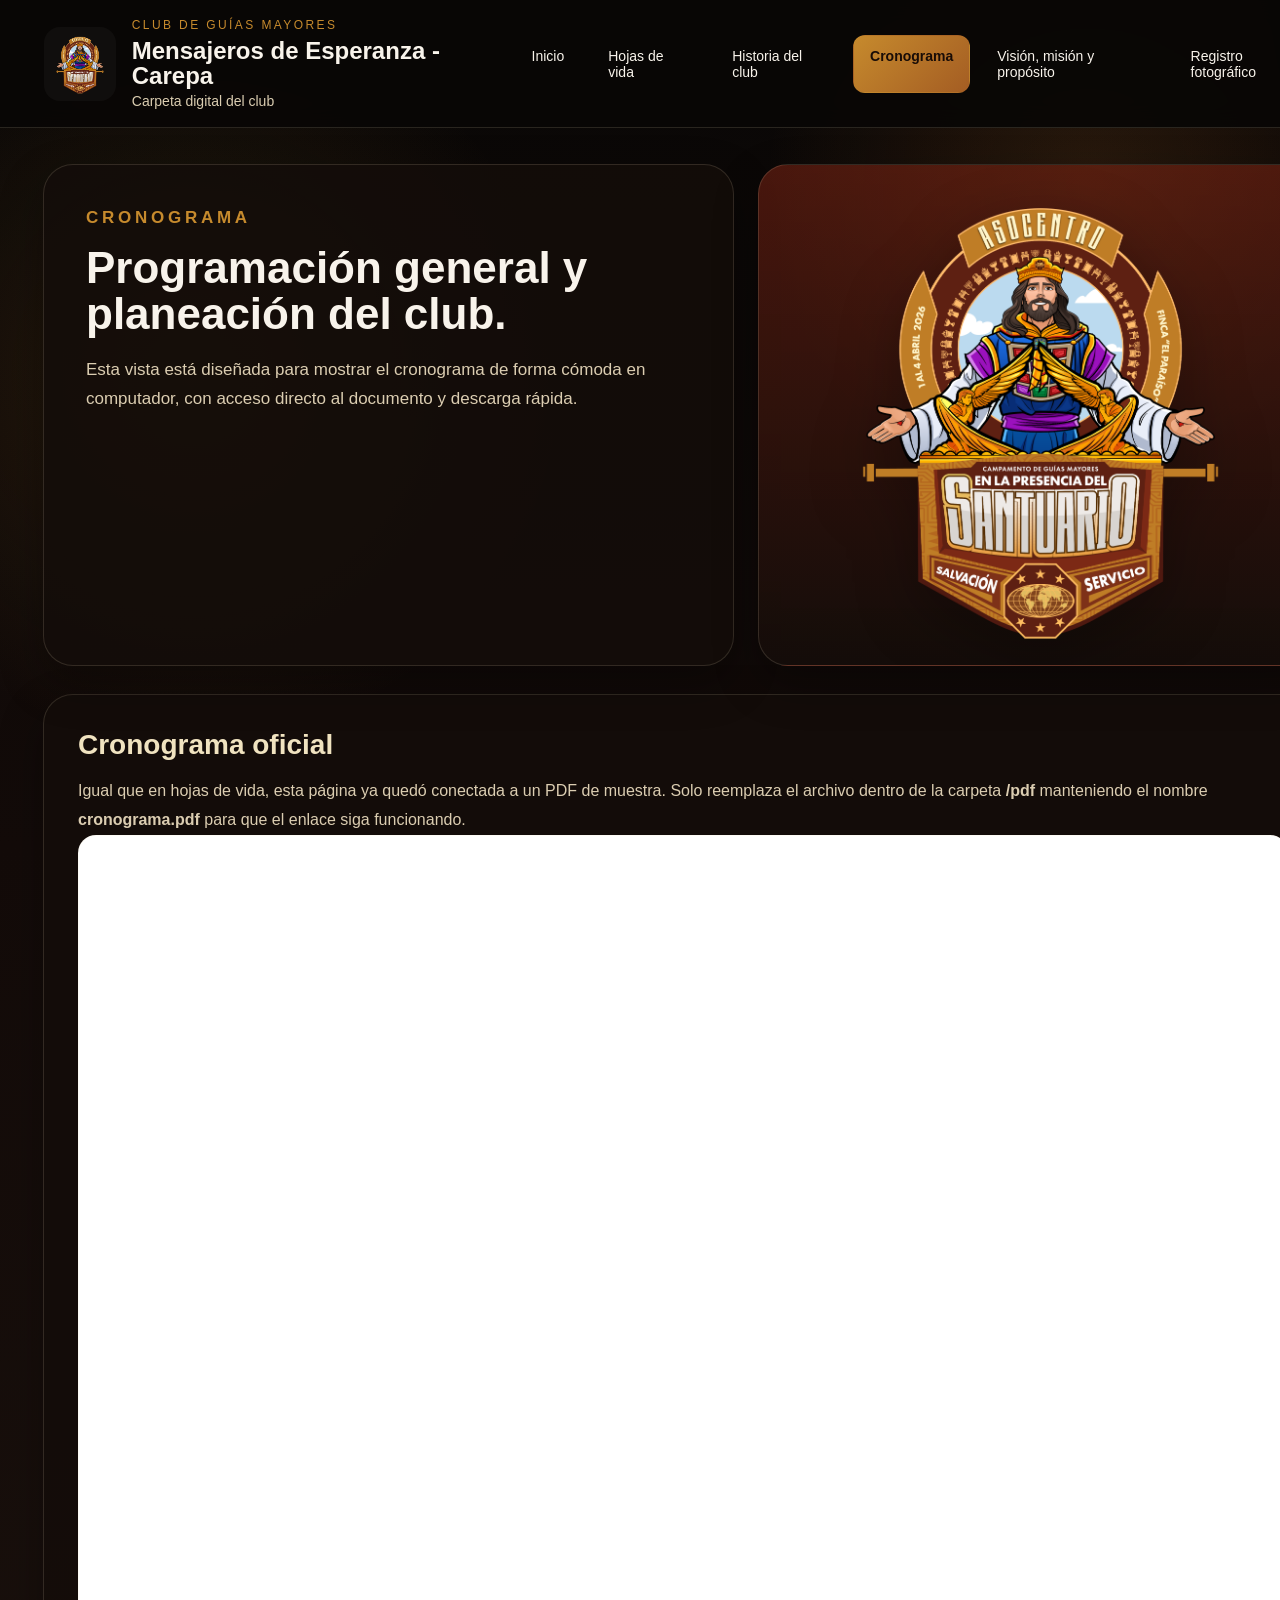
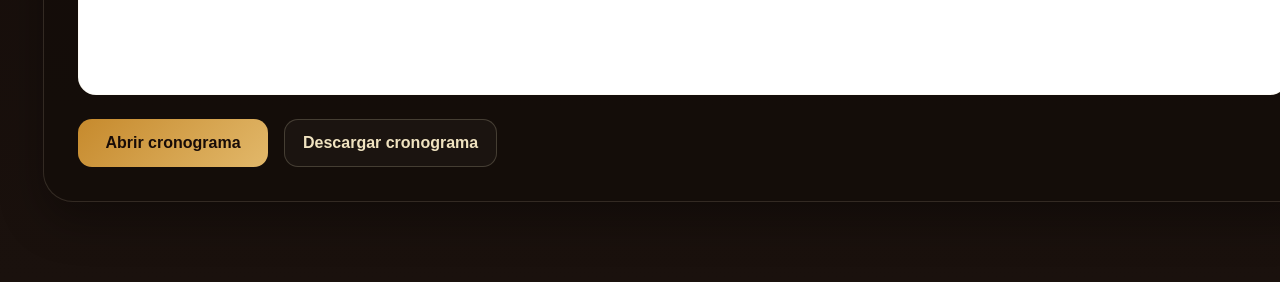
<file: pages/cronograma.html>
<!DOCTYPE html>
<html lang="es">
<head>
  <meta charset="UTF-8" />
  <title>Cronograma</title>
  <link rel="stylesheet" href="../styles/pages.css" />
</head>
<body data-page="cronograma">
  <header class="site-header">
    <div class="brand-box">
      <img src="../img/logo-campamento.png" alt="Logo del campamento" class="brand-logo" />
      <div class="brand-copy">
        <p class="eyebrow">CLUB DE GUÍAS MAYORES</p>
        <h1>Mensajeros de Esperanza - Carepa</h1>
        <p class="subcopy">Carpeta digital del club</p>
      </div>
    </div>

      <nav class="main-nav">
        <!-- Navegación principal del sitio -->
        <a href="../index.html" data-nav="inicio">Inicio</a>
        <a href="hojas-de-vida.html" data-nav="hojas">Hojas de vida</a>
        <a href="historia.html" data-nav="historia">Historia del club</a>
        <a href="cronograma.html" data-nav="cronograma">Cronograma</a>
        <a href="vision-mision-proposito.html" data-nav="vision">Visión, misión y propósito</a>
        <a href="registro-fotografico.html" data-nav="registro">Registro fotográfico</a>
      </nav>

  </header>

  <main class="page-shell">
    <section class="page-hero">
      <div class="hero-copy">
        <p class="page-tag">CRONOGRAMA</p>
        <h2>Programación general y planeación del club.</h2>
        <p>Esta vista está diseñada para mostrar el cronograma de forma cómoda en computador, con acceso directo al documento y descarga rápida.</p>
      </div>
      <div class="hero-side"><img src="../img/logo-campamento.png" alt="Logo del campamento"></div>
    </section>
    
<section class="content-panel">
  <h3 class="panel-title">Cronograma oficial</h3>
  <p class="panel-text">
    Igual que en hojas de vida, esta página ya quedó conectada a un PDF de muestra.
    Solo reemplaza el archivo dentro de la carpeta <strong>/pdf</strong> manteniendo el nombre
    <strong>cronograma.pdf</strong> para que el enlace siga funcionando.
  </p>
  <iframe class="pdf-frame" src="../pdf/cronograma.pdf"></iframe>
  <div class="download-row">
    <a href="../pdf/cronograma.pdf" target="_blank" class="primary-btn">Abrir cronograma</a>
    <a href="../pdf/cronograma.pdf" download class="secondary-btn">Descargar cronograma</a>
  </div>
</section>

  </main>
  <script src="../js/main.js"></script>
</body>
</html>
</file>
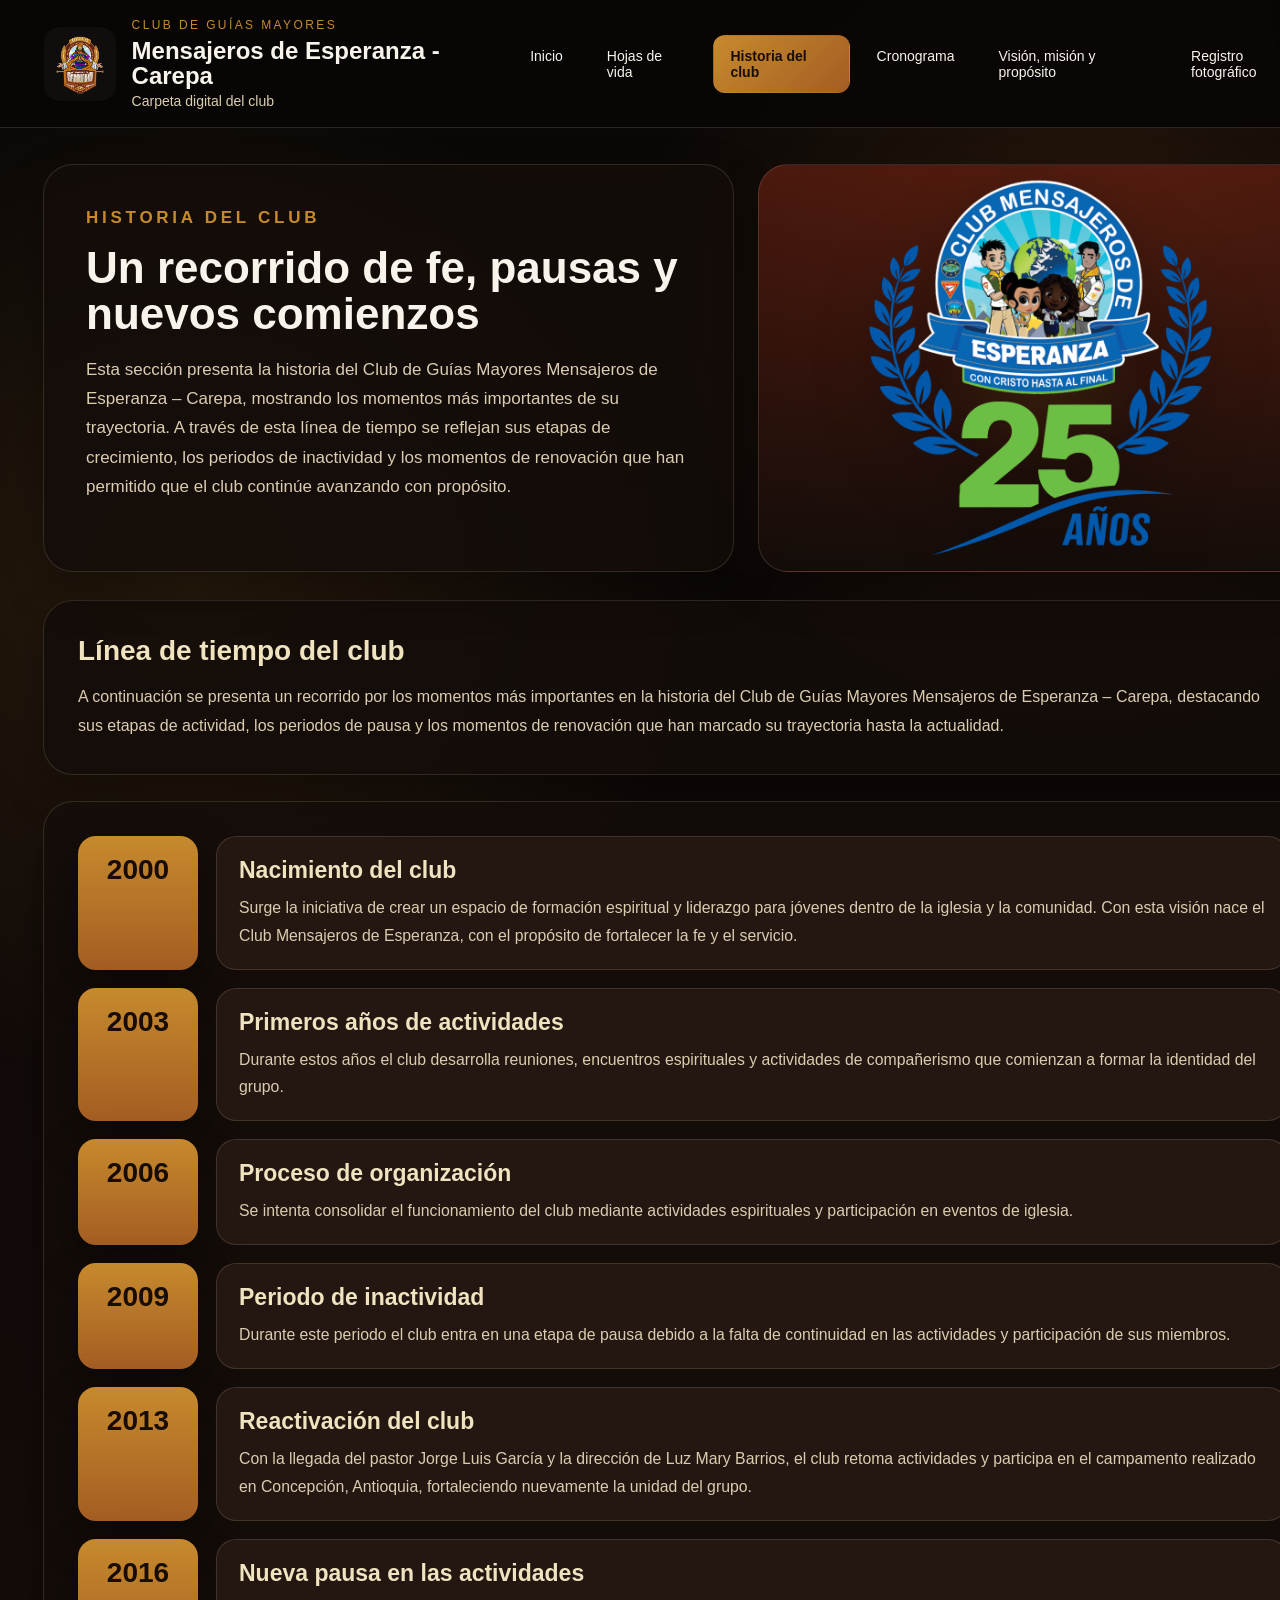
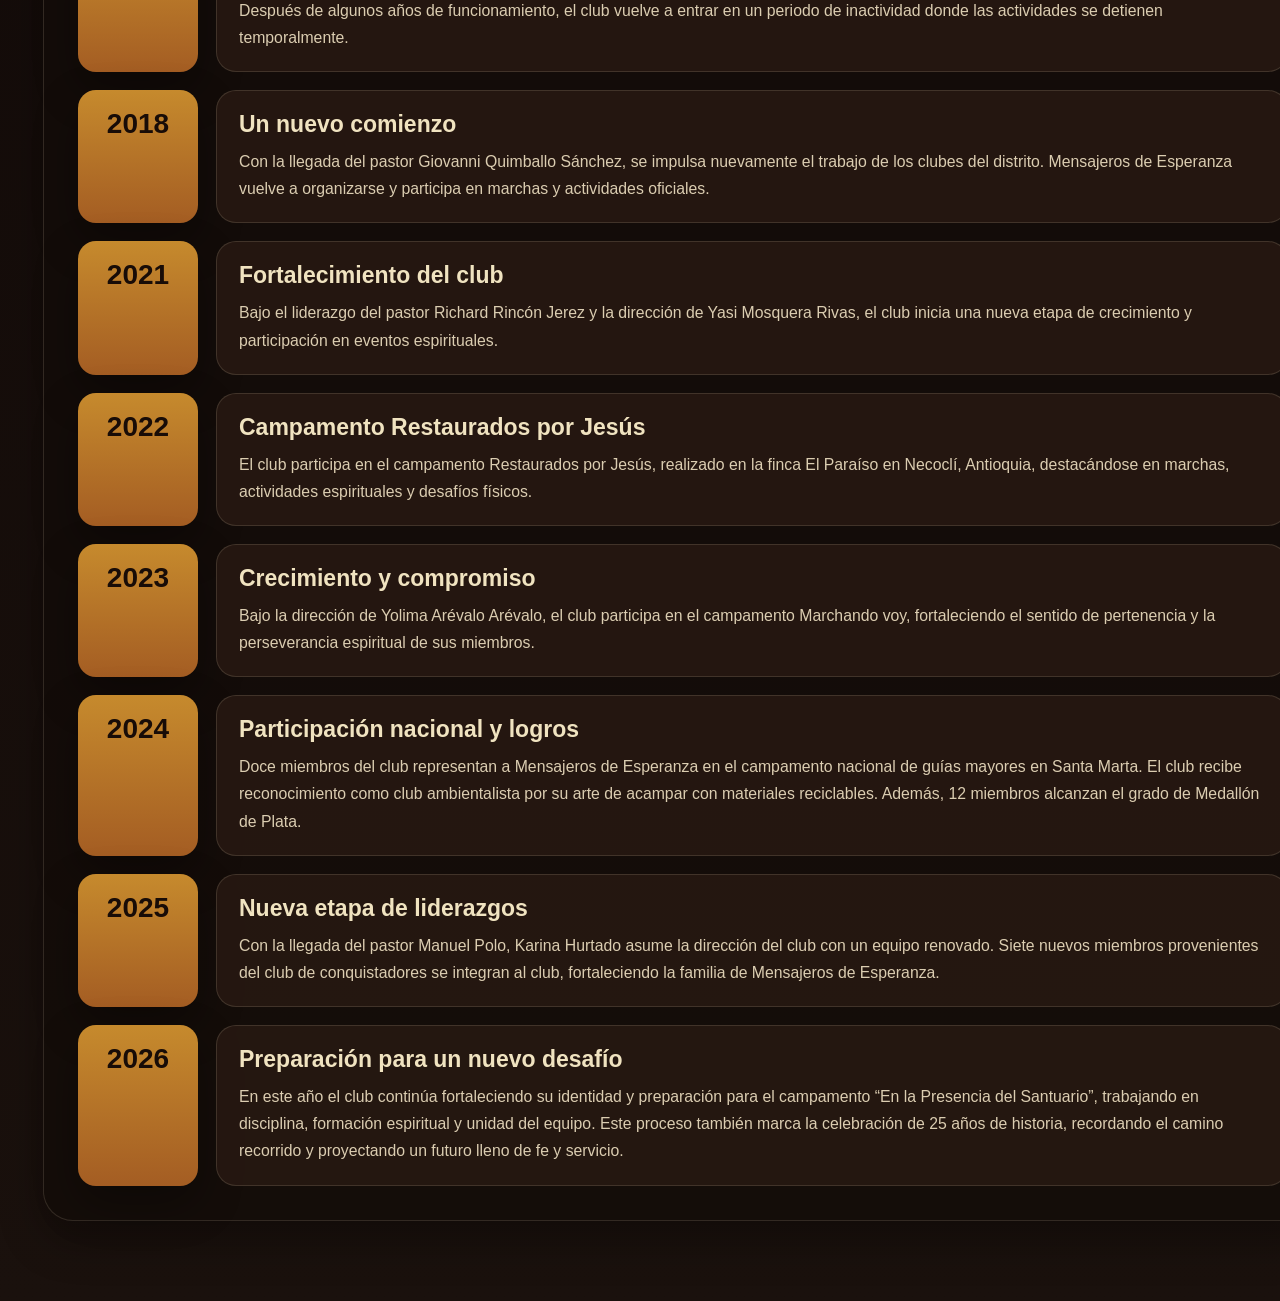
<file: pages/historia.html>
<!DOCTYPE html>
<html lang="es">

<head>
  <meta charset="UTF-8" />
  <title>Historia del club</title>
  <link rel="stylesheet" href="../styles/pages.css" />
</head>

<body data-page="historia">
  <header class="site-header">
    <div class="brand-box">
      <img src="../img/logo-campamento.png" alt="Logo del campamento" class="brand-logo" />
      <div class="brand-copy">
        <p class="eyebrow">CLUB DE GUÍAS MAYORES</p>
        <h1>Mensajeros de Esperanza - Carepa</h1>
        <p class="subcopy">Carpeta digital del club</p>
      </div>
    </div>

    <nav class="main-nav">
      <!-- Navegación principal del sitio -->
      <a href="../index.html" data-nav="inicio">Inicio</a>
      <a href="hojas-de-vida.html" data-nav="hojas">Hojas de vida</a>
      <a href="historia.html" data-nav="historia">Historia del club</a>
      <a href="cronograma.html" data-nav="cronograma">Cronograma</a>
      <a href="vision-mision-proposito.html" data-nav="vision">Visión, misión y propósito</a>
      <a href="registro-fotografico.html" data-nav="registro">Registro fotográfico</a>
    </nav>

  </header>

  <main class="page-shell">
    <section class="page-hero">
      <div class="hero-copy">
        <p class="page-tag">HISTORIA DEL CLUB</p>
        <h2>Un recorrido de fe, pausas y nuevos comienzos</h2>
        <p>Esta sección presenta la historia del Club de Guías Mayores Mensajeros de Esperanza – Carepa, mostrando los
          momentos más importantes de su trayectoria. A través de esta línea de tiempo se reflejan sus etapas de
          crecimiento, los periodos de inactividad y los momentos de renovación que han permitido que el club continúe
          avanzando con propósito.</p>
      </div>
      <div class="hero-side"><img src="../img/25_años_logo_mensajeros.png" alt="Logo del campamento"></div>
    </section>

    <section class="content-panel">
      <h3 class="panel-title">Línea de tiempo del club</h3>
        <p class="panel-text">
          A continuación se presenta un recorrido por los momentos más importantes en la historia del Club de Guías
          Mayores Mensajeros de Esperanza – Carepa, destacando sus etapas de actividad, los periodos de pausa y los
          momentos de renovación que han marcado su trayectoria hasta la actualidad.
        </p>
    </section>
    <section class="content-panel">
      <div class="timeline">

        <article class="timeline-item">
          <div class="timeline-year">2000</div>
          <div class="timeline-content">
            <h3>Nacimiento del club</h3>
            <p>Surge la iniciativa de crear un espacio de formación espiritual y liderazgo para jóvenes dentro de la
              iglesia y la comunidad. Con esta visión nace el Club Mensajeros de Esperanza, con el propósito de
              fortalecer la fe y el servicio.</p>
          </div>
        </article>
        <article class="timeline-item">
          <div class="timeline-year">2003</div>
          <div class="timeline-content">
            <h3>Primeros años de actividades</h3>
            <p>Durante estos años el club desarrolla reuniones, encuentros espirituales y actividades de compañerismo
              que comienzan a formar la identidad del grupo.</p>
          </div>
        </article>
        <article class="timeline-item">
          <div class="timeline-year">2006</div>
          <div class="timeline-content">
            <h3>Proceso de organización</h3>
            <p>Se intenta consolidar el funcionamiento del club mediante actividades espirituales y participación en
              eventos de iglesia.</p>
          </div>
        </article>
        <article class="timeline-item">
          <div class="timeline-year">2009</div>
          <div class="timeline-content">
            <h3>Periodo de inactividad</h3>
            <p>Durante este periodo el club entra en una etapa de pausa debido a la falta de continuidad en las
              actividades y participación de sus miembros.</p>
          </div>
        </article>
        <article class="timeline-item">
          <div class="timeline-year">2013</div>
          <div class="timeline-content">
            <h3>Reactivación del club</h3>
            <p>Con la llegada del pastor Jorge Luis García y la dirección de Luz Mary Barrios, el club retoma
              actividades y participa en el campamento realizado en Concepción, Antioquia, fortaleciendo nuevamente la
              unidad del grupo.</p>
          </div>
        </article>
        <article class="timeline-item">
          <div class="timeline-year">2016</div>
          <div class="timeline-content">
            <h3>Nueva pausa en las actividades</h3>
            <p>Después de algunos años de funcionamiento, el club vuelve a entrar en un periodo de inactividad donde las
              actividades se detienen temporalmente.</p>
          </div>
        </article>
        <article class="timeline-item">
          <div class="timeline-year">2018</div>
          <div class="timeline-content">
            <h3>Un nuevo comienzo</h3>
            <p>Con la llegada del pastor Giovanni Quimballo Sánchez, se impulsa nuevamente el trabajo de los clubes del
              distrito.
              Mensajeros de Esperanza vuelve a organizarse y participa en marchas y actividades oficiales.</p>
          </div>
        </article>
        <article class="timeline-item">
          <div class="timeline-year">2021</div>
          <div class="timeline-content">
            <h3>Fortalecimiento del club</h3>
            <p>Bajo el liderazgo del pastor Richard Rincón Jerez y la dirección de Yasi Mosquera Rivas, el club inicia
              una nueva etapa de crecimiento y participación en eventos espirituales.</p>
          </div>
        </article>
        <article class="timeline-item">
          <div class="timeline-year">2022</div>
          <div class="timeline-content">
            <h3>Campamento Restaurados por Jesús</h3>
            <p>El club participa en el campamento Restaurados por Jesús, realizado en la finca El Paraíso en Necoclí,
              Antioquia, destacándose en marchas, actividades espirituales y desafíos físicos.</p>
          </div>
        </article>
        <article class="timeline-item">
          <div class="timeline-year">2023</div>
          <div class="timeline-content">
            <h3>Crecimiento y compromiso</h3>
            <p>Bajo la dirección de Yolima Arévalo Arévalo, el club participa en el campamento Marchando voy,
              fortaleciendo el sentido de pertenencia y la perseverancia espiritual de sus miembros.</p>
          </div>
        </article>
        <article class="timeline-item">
          <div class="timeline-year">2024</div>
          <div class="timeline-content">
            <h3>Participación nacional y logros</h3>
            <p>Doce miembros del club representan a Mensajeros de Esperanza en el campamento nacional de guías mayores
              en Santa Marta.
              El club recibe reconocimiento como club ambientalista por su arte de acampar con materiales reciclables.
              Además, 12 miembros alcanzan el grado de Medallón de Plata.</p>
          </div>
        </article>
        <article class="timeline-item">
          <div class="timeline-year">2025</div>
          <div class="timeline-content">
            <h3>Nueva etapa de liderazgos</h3>
            <p>Con la llegada del pastor Manuel Polo, Karina Hurtado asume la dirección del club con un equipo renovado.
              Siete nuevos miembros provenientes del club de conquistadores se integran al club, fortaleciendo la
              familia de Mensajeros de Esperanza.</p>
          </div>
        </article>
        <article class="timeline-item">
          <div class="timeline-year">2026</div>
          <div class="timeline-content">
            <h3>Preparación para un nuevo desafío</h3>
            <p>En este año el club continúa fortaleciendo su identidad y preparación para el campamento “En la Presencia
              del Santuario”, trabajando en disciplina, formación espiritual y unidad del equipo.
              Este proceso también marca la celebración de 25 años de historia, recordando el camino recorrido y
              proyectando un futuro lleno de fe y servicio.</p>
          </div>
        </article>
      </div>
    </section>

  </main>
  <script src="../js/main.js"></script>
</body>

</html>
</file>
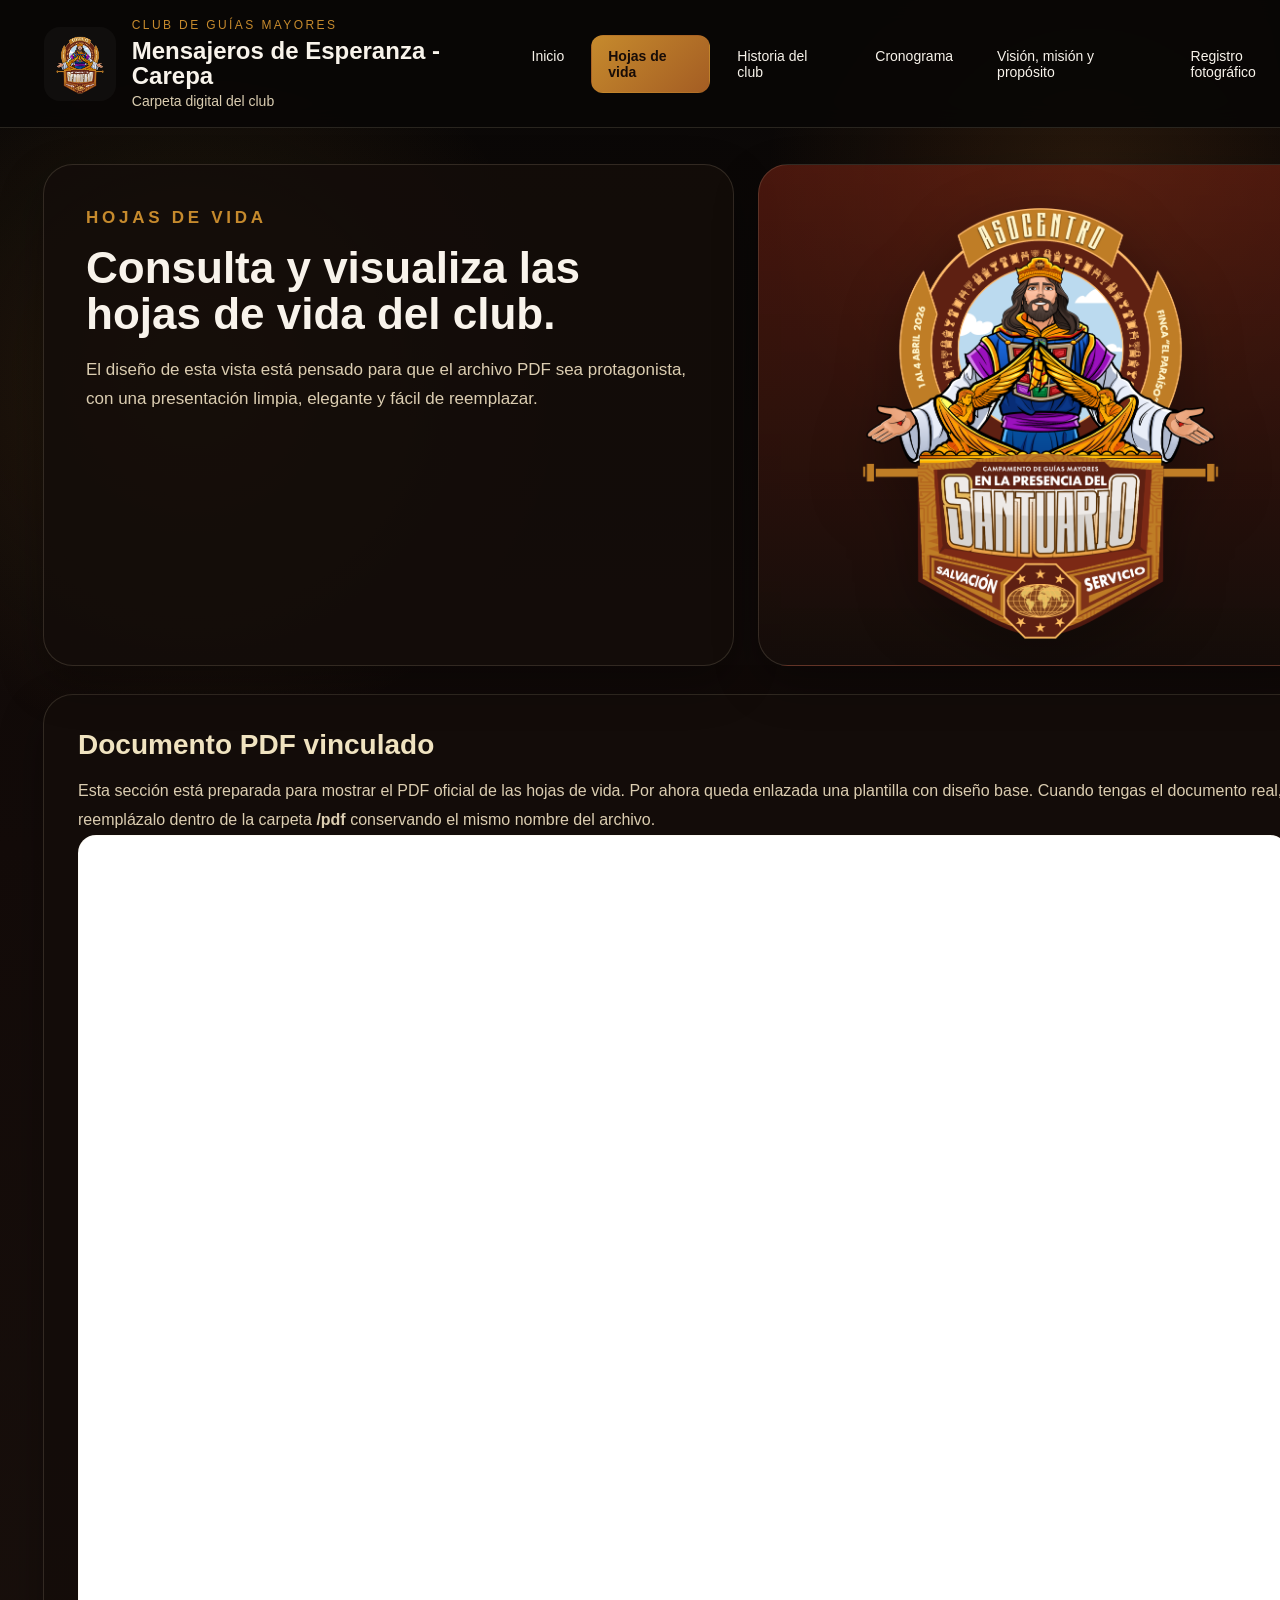
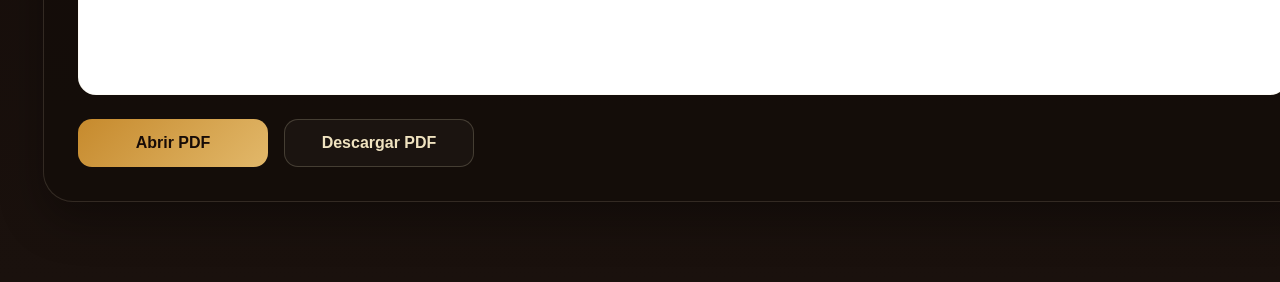
<file: pages/hojas-de-vida.html>
<!DOCTYPE html>
<html lang="es">
<head>
  <meta charset="UTF-8" />
  <title>Hojas de vida</title>
  <link rel="stylesheet" href="../styles/pages.css" />
</head>
<body data-page="hojas">
  <header class="site-header">
    <div class="brand-box">
      <img src="../img/logo-campamento.png" alt="Logo del campamento" class="brand-logo" />
      <div class="brand-copy">
        <p class="eyebrow">CLUB DE GUÍAS MAYORES</p>
        <h1>Mensajeros de Esperanza - Carepa</h1>
        <p class="subcopy">Carpeta digital del club</p>
      </div>
    </div>

      <nav class="main-nav">
        <!-- Navegación principal del sitio -->
        <a href="../index.html" data-nav="inicio">Inicio</a>
        <a href="hojas-de-vida.html" data-nav="hojas">Hojas de vida</a>
        <a href="historia.html" data-nav="historia">Historia del club</a>
        <a href="cronograma.html" data-nav="cronograma">Cronograma</a>
        <a href="vision-mision-proposito.html" data-nav="vision">Visión, misión y propósito</a>
        <a href="registro-fotografico.html" data-nav="registro">Registro fotográfico</a>
      </nav>

  </header>

  <main class="page-shell">
    <section class="page-hero">
      <div class="hero-copy">
        <p class="page-tag">HOJAS DE VIDA</p>
        <h2>Consulta y visualiza las hojas de vida del club.</h2>
        <p>El diseño de esta vista está pensado para que el archivo PDF sea protagonista, con una presentación limpia, elegante y fácil de reemplazar.</p>
      </div>
      <div class="hero-side"><img src="../img/logo-campamento.png" alt="Logo del campamento"></div>
    </section>
    
<section class="content-panel">
  <h3 class="panel-title">Documento PDF vinculado</h3>
  <p class="panel-text">
    Esta sección está preparada para mostrar el PDF oficial de las hojas de vida.
    Por ahora queda enlazada una plantilla con diseño base. Cuando tengas el documento real,
    reemplázalo dentro de la carpeta <strong>/pdf</strong> conservando el mismo nombre del archivo.
  </p>
  <iframe class="pdf-frame" src="../pdf/hojas_de_vida.pdf"></iframe>
  <div class="download-row">
    <a href="../pdf/hojas_de_vida.pdf" target="_blank" class="primary-btn">Abrir PDF</a>
    <a href="../pdf/hojas_de_vida.pdf" download class="secondary-btn">Descargar PDF</a>
  </div>
</section>

  </main>
  <script src="../js/main.js"></script>
</body>
</html>
</file>
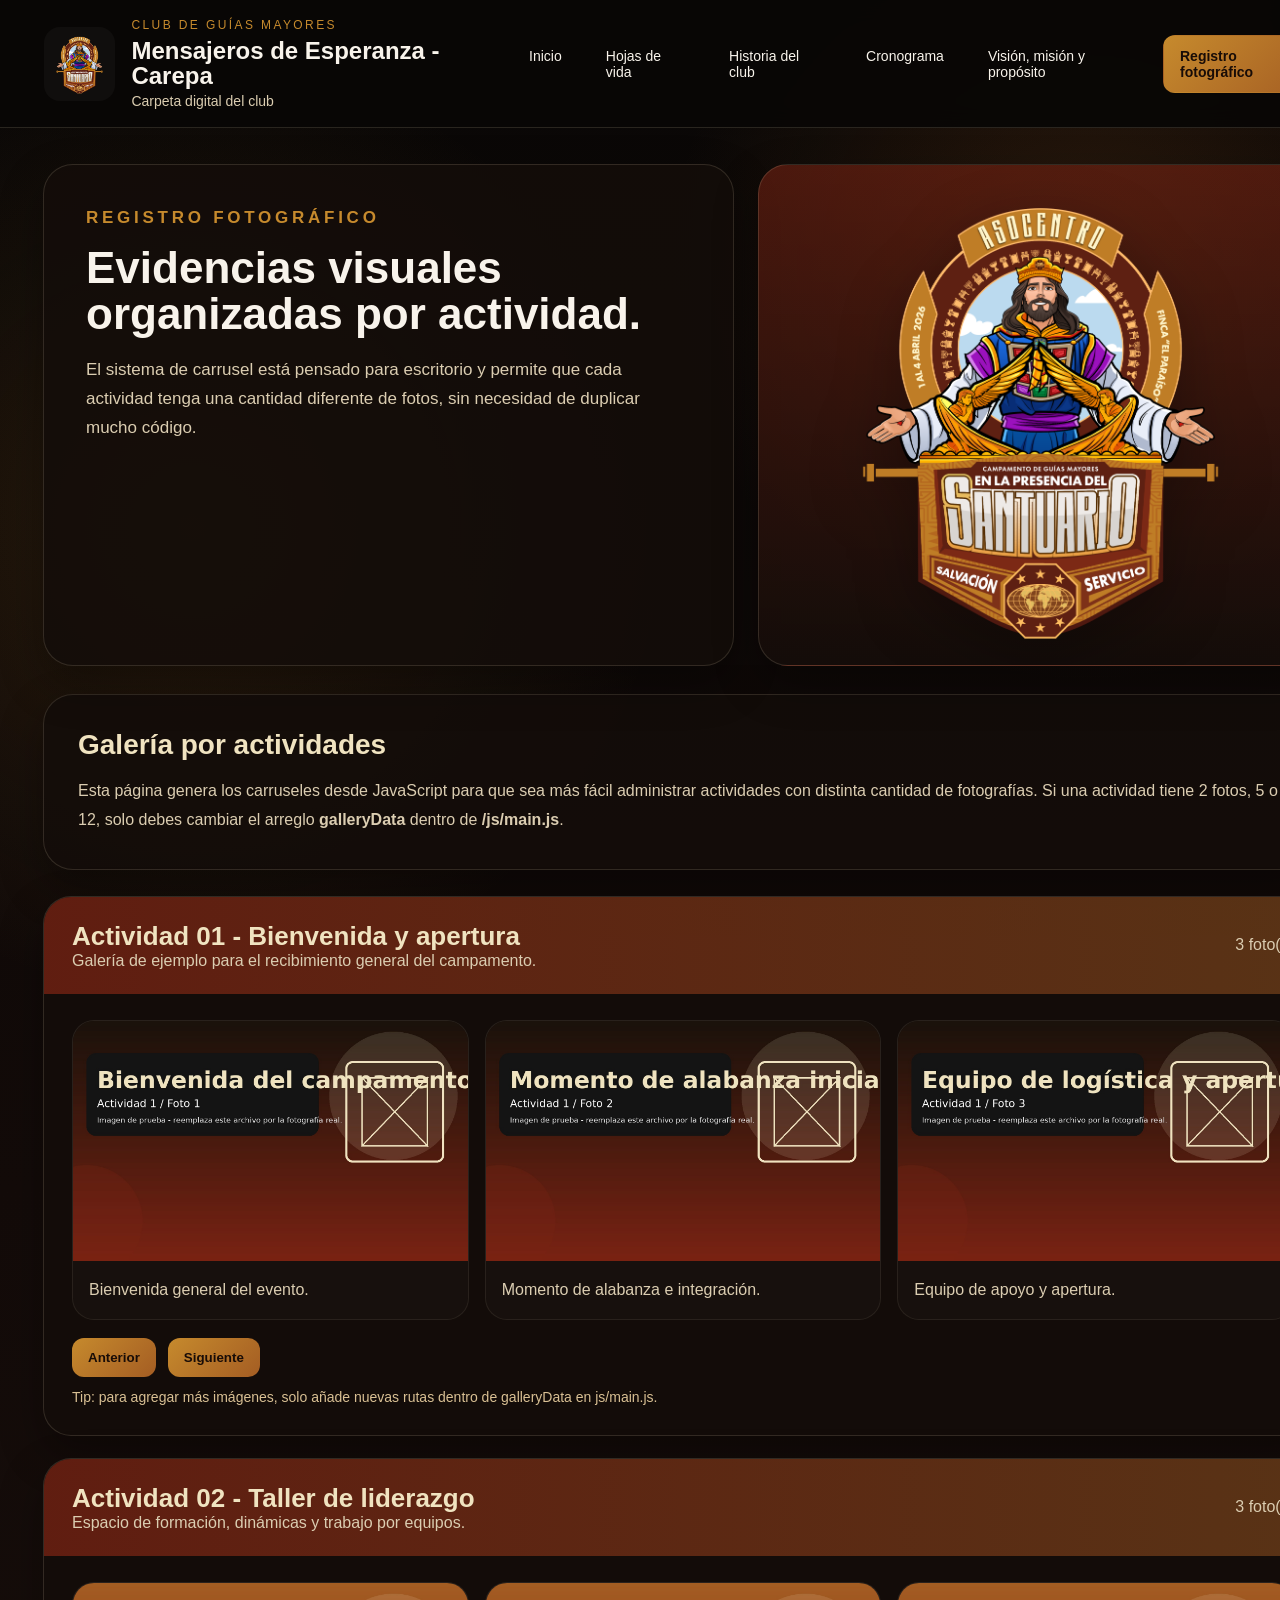
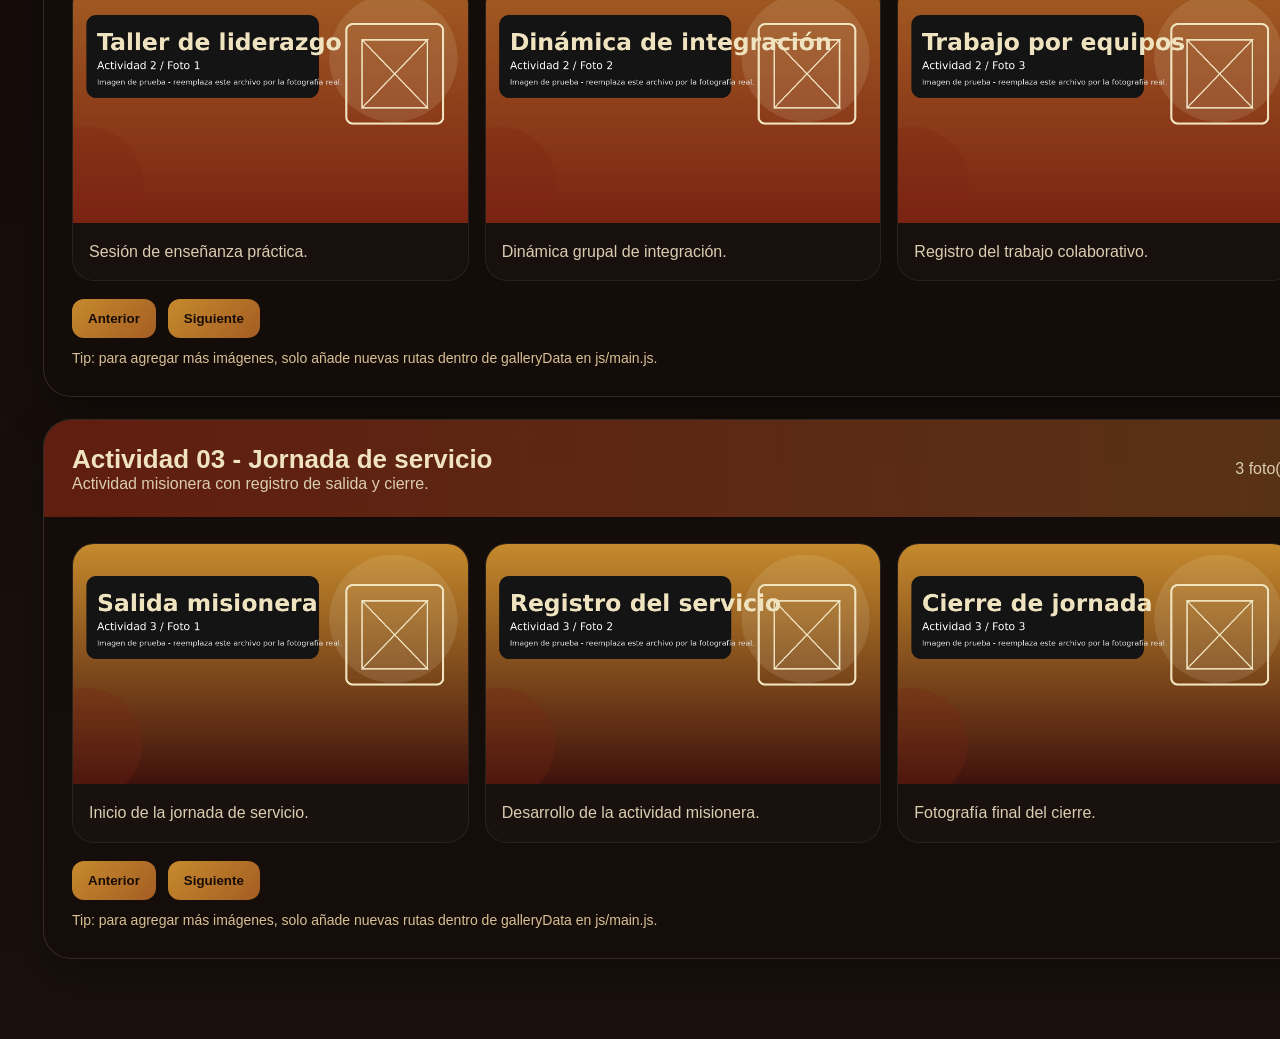
<file: pages/registro-fotografico.html>
<!DOCTYPE html>
<html lang="es">
<head>
  <meta charset="UTF-8" />
  <title>Registro fotográfico</title>
  <link rel="stylesheet" href="../styles/pages.css" />
</head>
<body data-page="registro">
  <header class="site-header">
    <div class="brand-box">
      <img src="../img/logo-campamento.png" alt="Logo del campamento" class="brand-logo" />
      <div class="brand-copy">
        <p class="eyebrow">CLUB DE GUÍAS MAYORES</p>
        <h1>Mensajeros de Esperanza - Carepa</h1>
        <p class="subcopy">Carpeta digital del club</p>
      </div>
    </div>

      <nav class="main-nav">
        <!-- Navegación principal del sitio -->
        <a href="../index.html" data-nav="inicio">Inicio</a>
        <a href="hojas-de-vida.html" data-nav="hojas">Hojas de vida</a>
        <a href="historia.html" data-nav="historia">Historia del club</a>
        <a href="cronograma.html" data-nav="cronograma">Cronograma</a>
        <a href="vision-mision-proposito.html" data-nav="vision">Visión, misión y propósito</a>
        <a href="registro-fotografico.html" data-nav="registro">Registro fotográfico</a>
      </nav>

  </header>

  <main class="page-shell">
    <section class="page-hero">
      <div class="hero-copy">
        <p class="page-tag">REGISTRO FOTOGRÁFICO</p>
        <h2>Evidencias visuales organizadas por actividad.</h2>
        <p>El sistema de carrusel está pensado para escritorio y permite que cada actividad tenga una cantidad diferente de fotos, sin necesidad de duplicar mucho código.</p>
      </div>
      <div class="hero-side"><img src="../img/logo-campamento.png" alt="Logo del campamento"></div>
    </section>
    
<section class="content-panel">
  <h3 class="panel-title">Galería por actividades</h3>
  <p class="panel-text">
    Esta página genera los carruseles desde JavaScript para que sea más fácil administrar actividades con distinta cantidad de fotografías.
    Si una actividad tiene 2 fotos, 5 o 12, solo debes cambiar el arreglo <strong>galleryData</strong> dentro de <strong>/js/main.js</strong>.
  </p>
</section>
<section class="gallery-wrap" id="galleryMount">
  <!-- Los carruseles se insertan automáticamente desde js/main.js -->
</section>

  </main>
  <script src="../js/main.js"></script>
</body>
</html>
</file>
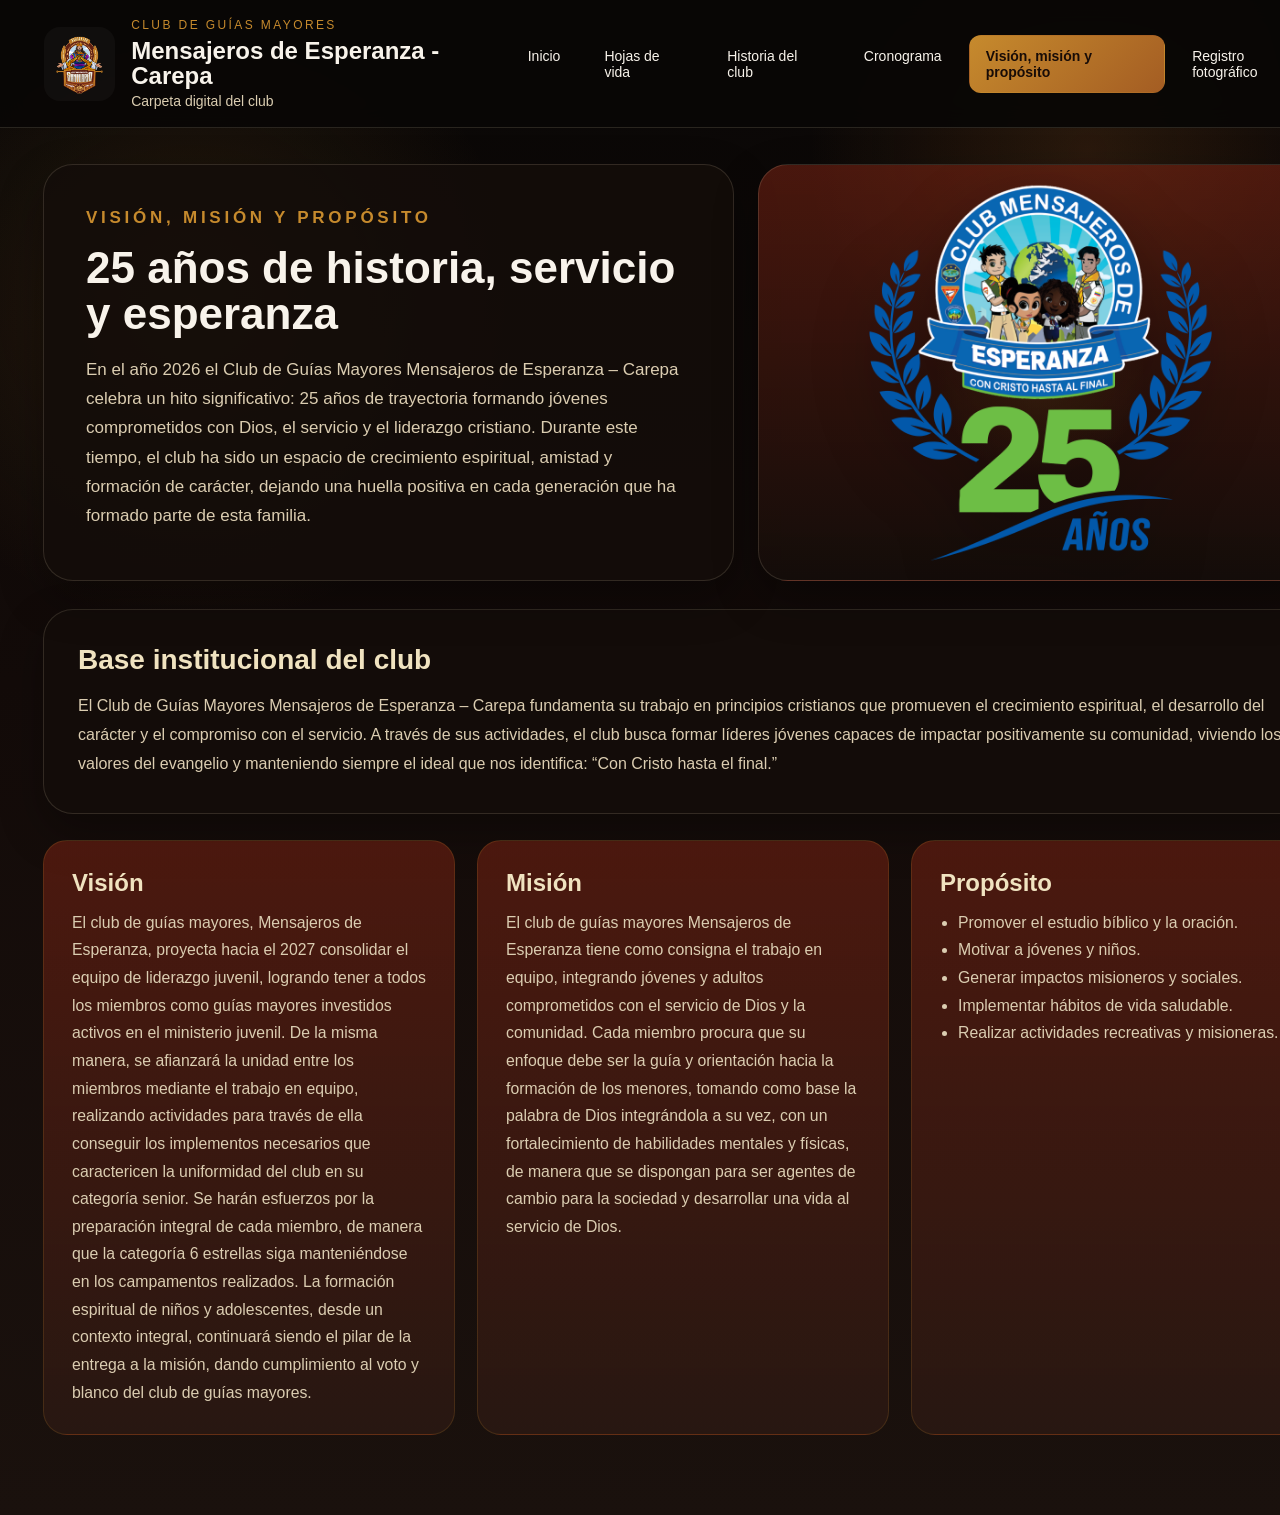
<file: pages/vision-mision-proposito.html>
<!DOCTYPE html>
<html lang="es">

<head>
  <meta charset="UTF-8" />
  <title>Visión, misión y propósito</title>
  <link rel="stylesheet" href="../styles/pages.css" />
</head>

<body data-page="vision">
  <header class="site-header">
    <div class="brand-box">
      <img src="../img/logo-campamento.png" alt="Logo del campamento" class="brand-logo" />
      <div class="brand-copy">
        <p class="eyebrow">CLUB DE GUÍAS MAYORES</p>
        <h1>Mensajeros de Esperanza - Carepa</h1>
        <p class="subcopy">Carpeta digital del club</p>
      </div>
    </div>

    <nav class="main-nav">
      <!-- Navegación principal del sitio -->
      <a href="../index.html" data-nav="inicio">Inicio</a>
      <a href="hojas-de-vida.html" data-nav="hojas">Hojas de vida</a>
      <a href="historia.html" data-nav="historia">Historia del club</a>
      <a href="cronograma.html" data-nav="cronograma">Cronograma</a>
      <a href="vision-mision-proposito.html" data-nav="vision">Visión, misión y propósito</a>
      <a href="registro-fotografico.html" data-nav="registro">Registro fotográfico</a>
    </nav>

  </header>

  <main class="page-shell">
    <section class="page-hero">
      <div class="hero-copy">
        <p class="page-tag">VISIÓN, MISIÓN Y PROPÓSITO</p>
        <h2>25 años de historia, servicio y esperanza</h2>
        <p>En el año 2026 el Club de Guías Mayores Mensajeros de Esperanza – Carepa celebra un hito significativo: 25
          años de trayectoria formando jóvenes comprometidos con Dios, el servicio y el liderazgo cristiano.

          Durante este tiempo, el club ha sido un espacio de crecimiento espiritual, amistad y formación de carácter,
          dejando una huella positiva en cada generación que ha formado parte de esta familia.</p>
      </div>
      <div class="hero-side"><img src="../img/25_años_logo_mensajeros.png" alt="Logo del club"></div>
    </section>

    <section class="content-panel">
      <h3 class="panel-title">Base institucional del club</h3>
      <p class="panel-text">
        El Club de Guías Mayores Mensajeros de Esperanza – Carepa fundamenta su trabajo en principios cristianos que
        promueven el crecimiento espiritual, el desarrollo del carácter y el compromiso con el servicio.

        A través de sus actividades, el club busca formar líderes jóvenes capaces de impactar positivamente su
        comunidad, viviendo los valores del evangelio y manteniendo siempre el ideal que nos identifica:

        “Con Cristo hasta el final.”
      </p>
    </section>
    <section class="statement-grid">
      <article class="statement-card">
        <h3>Visión</h3>
        <p>
          El club de guías mayores, Mensajeros de Esperanza, proyecta hacia el 2027 consolidar el equipo de liderazgo
          juvenil, logrando tener a todos los miembros como guías mayores investidos activos en el ministerio juvenil.
          De la misma manera, se afianzará la unidad entre los miembros mediante el trabajo en equipo, realizando
          actividades para través de ella conseguir los implementos necesarios que caractericen la uniformidad del club
          en su categoría senior. Se harán esfuerzos por la preparación integral de cada miembro, de manera que la
          categoría 6 estrellas siga manteniéndose en los campamentos realizados. La formación espiritual de niños y
          adolescentes, desde un contexto integral, continuará siendo el pilar de la entrega a la misión, dando
          cumplimiento al voto y blanco del club de guías mayores.
        </p>
      </article>
      <article class="statement-card">
        <h3>Misión</h3>
        <p>
          El club de guías mayores Mensajeros de Esperanza tiene como consigna el trabajo en equipo, integrando jóvenes
          y adultos comprometidos con el servicio de Dios y la comunidad. Cada miembro procura que su enfoque debe ser
          la guía y orientación hacia la formación de los menores, tomando como base la palabra de Dios integrándola a
          su vez, con un fortalecimiento de habilidades mentales y físicas, de manera que se dispongan para ser agentes
          de cambio para la sociedad y desarrollar una vida al servicio de Dios.
        </p>
      </article>
      <article class="statement-card">
        <h3>Propósito</h3>
        <ul>
          <li>Promover el estudio bíblico y la oración.</li>
          <li>Motivar a jóvenes y niños.</li>
          <li>Generar impactos misioneros y sociales.</li>
          <li>Implementar hábitos de vida saludable.</li>
          <li>Realizar actividades recreativas y misioneras.</li>
        </ul>
      </article>
    </section>

  </main>
  <script src="../js/main.js"></script>
</body>

</html>
</file>
<file: styles/pages.css>
/* =========================================
   ESTILOS PARA TODAS LAS SUBPÁGINAS
   Ruta: /styles/pages.css
   ========================================= */
:root {
  --bg-dark: #0d0908; --panel: rgba(20, 13, 10, 0.88); --panel-soft: rgba(38, 24, 18, 0.92);
  --wine: #7a2313; --copper: #a45d23; --gold: #c68a2d; --sand: #f0e3c0;
  --text-main: #f8f3eb; --text-soft: #dbcdb1; --line: rgba(240, 227, 192, 0.14);
  --shadow: 0 18px 45px rgba(0, 0, 0, 0.32);
}
* { box-sizing: border-box; margin: 0; padding: 0; }
body {
  min-width: 1366px; font-family: "Segoe UI", Arial, sans-serif; color: var(--text-main);
  background:
    radial-gradient(circle at 15% 20%, rgba(198, 138, 45, 0.14), transparent 20%),
    radial-gradient(circle at 85% 10%, rgba(164, 93, 35, 0.20), transparent 16%),
    linear-gradient(180deg, #090706, #130b09 45%, #1a110d 100%);
}
.site-header {
  position: sticky; top: 0; z-index: 999; display: flex; align-items: center; justify-content: space-between;
  padding: 18px 44px; background: rgba(9, 7, 6, 0.94); border-bottom: 1px solid var(--line); backdrop-filter: blur(12px);
}
.brand-box { display: flex; align-items: center; gap: 16px; }
.brand-logo { width: 74px; height: 74px; object-fit: contain; border-radius: 16px; background: rgba(255, 255, 255, 0.03); padding: 4px; }
.brand-copy h1 { font-size: 24px; line-height: 1.05; }
.eyebrow { color: var(--gold); font-size: 12px; letter-spacing: 0.2em; margin-bottom: 6px; }
.subcopy { color: var(--text-soft); font-size: 14px; margin-top: 5px; }
.main-nav { display: flex; gap: 10px; }
.main-nav a {
  text-decoration: none; color: var(--text-main); padding: 12px 16px; border-radius: 12px;
  border: 1px solid transparent; transition: all 0.25s ease; font-size: 14px;
}
.main-nav a:hover { background: rgba(198, 138, 45, 0.12); border-color: rgba(198, 138, 45, 0.34); transform: translateY(-2px); }
.main-nav a.active { background: linear-gradient(135deg, var(--gold), var(--copper)); color: #180c07; font-weight: 800; }
.page-shell { width: 1280px; margin: 36px auto 80px; }
.page-hero { display: grid; grid-template-columns: 1.1fr 0.9fr; gap: 24px; margin-bottom: 28px; }
.hero-copy, .hero-side {
  background: var(--panel); border: 1px solid var(--line); border-radius: 30px; box-shadow: var(--shadow);
}
.hero-copy { padding: 38px 42px; }
.hero-copy .page-tag { color: var(--gold); letter-spacing: 0.22em; font-weight: 700; margin-bottom: 12px; }
.hero-copy h2 { font-size: 44px; margin-bottom: 18px; line-height: 1.05; }
.hero-copy p { color: var(--text-soft); line-height: 1.72; font-size: 17px; margin-bottom: 12px; }
.hero-side {
  display: flex; align-items: center; justify-content: center; min-height: 280px; overflow: hidden;
  background: radial-gradient(circle at center, rgba(198, 138, 45, 0.18), transparent 30%),
              linear-gradient(180deg, rgba(122, 35, 19, 0.56), rgba(20, 13, 10, 0.92));
}
.hero-side img { width: 72%; object-fit: contain; filter: drop-shadow(0 18px 30px rgba(0, 0, 0, 0.3)); }
.content-panel {
  background: var(--panel); border: 1px solid var(--line); border-radius: 30px; box-shadow: var(--shadow);
  padding: 34px; margin-bottom: 26px;
}
.panel-title { color: var(--sand); font-size: 28px; margin-bottom: 16px; }
.panel-text { color: var(--text-soft); line-height: 1.8; font-size: 16px; }
.pdf-frame { width: 100%; height: 860px; border: 1px solid rgba(240, 227, 192, 0.16); border-radius: 18px; background: #fff; }
.download-row { display: flex; gap: 16px; margin-top: 20px; }
.primary-btn, .secondary-btn {
  display: inline-flex; align-items: center; justify-content: center; min-width: 190px; padding: 14px 18px;
  border-radius: 14px; text-decoration: none; font-weight: 700; transition: all 0.25s ease;
}
.primary-btn { color: #180c07; background: linear-gradient(135deg, var(--gold), #e2b86a); }
.primary-btn:hover { transform: translateY(-2px); box-shadow: 0 14px 28px rgba(198, 138, 45, 0.26); }
.secondary-btn { color: var(--sand); border: 1px solid rgba(240, 227, 192, 0.2); background: rgba(255, 255, 255, 0.03); }
.secondary-btn:hover { background: rgba(240, 227, 192, 0.08); }
.timeline { display: grid; gap: 18px; }
.timeline-item { display: grid; grid-template-columns: 120px 1fr; gap: 18px; align-items: stretch; }
.timeline-year {
  padding: 18px 16px; border-radius: 18px; background: linear-gradient(180deg, var(--gold), var(--copper));
  color: #180c07; font-weight: 900; font-size: 28px; text-align: center; box-shadow: var(--shadow);
}
.timeline-content { padding: 20px 22px; border-radius: 20px; background: var(--panel-soft); border: 1px solid var(--line); }
.timeline-content h3 { color: var(--sand); margin-bottom: 10px; font-size: 23px; }
.timeline-content p { color: var(--text-soft); line-height: 1.72; font-size: 15.8px; }
.statement-grid { display: grid; grid-template-columns: repeat(3, 1fr); gap: 22px; }
.statement-card {
  padding: 28px; border-radius: 24px; background: linear-gradient(180deg, rgba(122, 35, 19, 0.55), rgba(41, 24, 18, 0.92));
  border: 1px solid rgba(198, 138, 45, 0.18); transition: transform 0.25s ease, border-color 0.25s ease;
}
.statement-card:hover { transform: translateY(-4px); border-color: rgba(240, 227, 192, 0.3); }
.statement-card h3 { color: var(--sand); margin-bottom: 12px; font-size: 24px; }
.statement-card p, .statement-card ul { color: var(--text-soft); line-height: 1.75; font-size: 15.8px; }
.statement-card ul { padding-left: 18px; }
.gallery-wrap { display: grid; gap: 22px; }
.activity-card {
  border-radius: 28px; overflow: hidden; border: 1px solid var(--line); background: var(--panel); box-shadow: var(--shadow);
}
.activity-header {
  display: flex; justify-content: space-between; align-items: center; padding: 24px 28px;
  background: linear-gradient(90deg, rgba(122, 35, 19, 0.75), rgba(164, 93, 35, 0.48));
}
.activity-header h3 { color: var(--sand); font-size: 26px; }
.activity-header p, .activity-header span { color: var(--text-soft); }
.carousel-shell { position: relative; padding: 26px 28px 30px; overflow: hidden; }
.carousel-track { display: flex; gap: 16px; transition: transform 0.35s ease; }
.carousel-slide {
  min-width: calc(33.333% - 11px); background: rgba(255, 255, 255, 0.02);
  border-radius: 22px; overflow: hidden; border: 1px solid rgba(240, 227, 192, 0.08);
}
.carousel-slide img { display: block; width: 100%; height: 240px; object-fit: cover; }
.carousel-caption { padding: 16px; color: var(--text-soft); line-height: 1.6; }
.carousel-controls { display: flex; gap: 12px; margin-top: 18px; }
.carousel-btn {
  appearance: none; border: none; cursor: pointer; padding: 12px 16px; border-radius: 12px;
  background: linear-gradient(135deg, var(--gold), var(--copper)); color: #180c07; font-weight: 800; transition: transform 0.22s ease;
}
.carousel-btn:hover { transform: translateY(-2px); }
.edit-tip { margin-top: 12px; color: #d9c094; font-size: 14px; }
</file>
